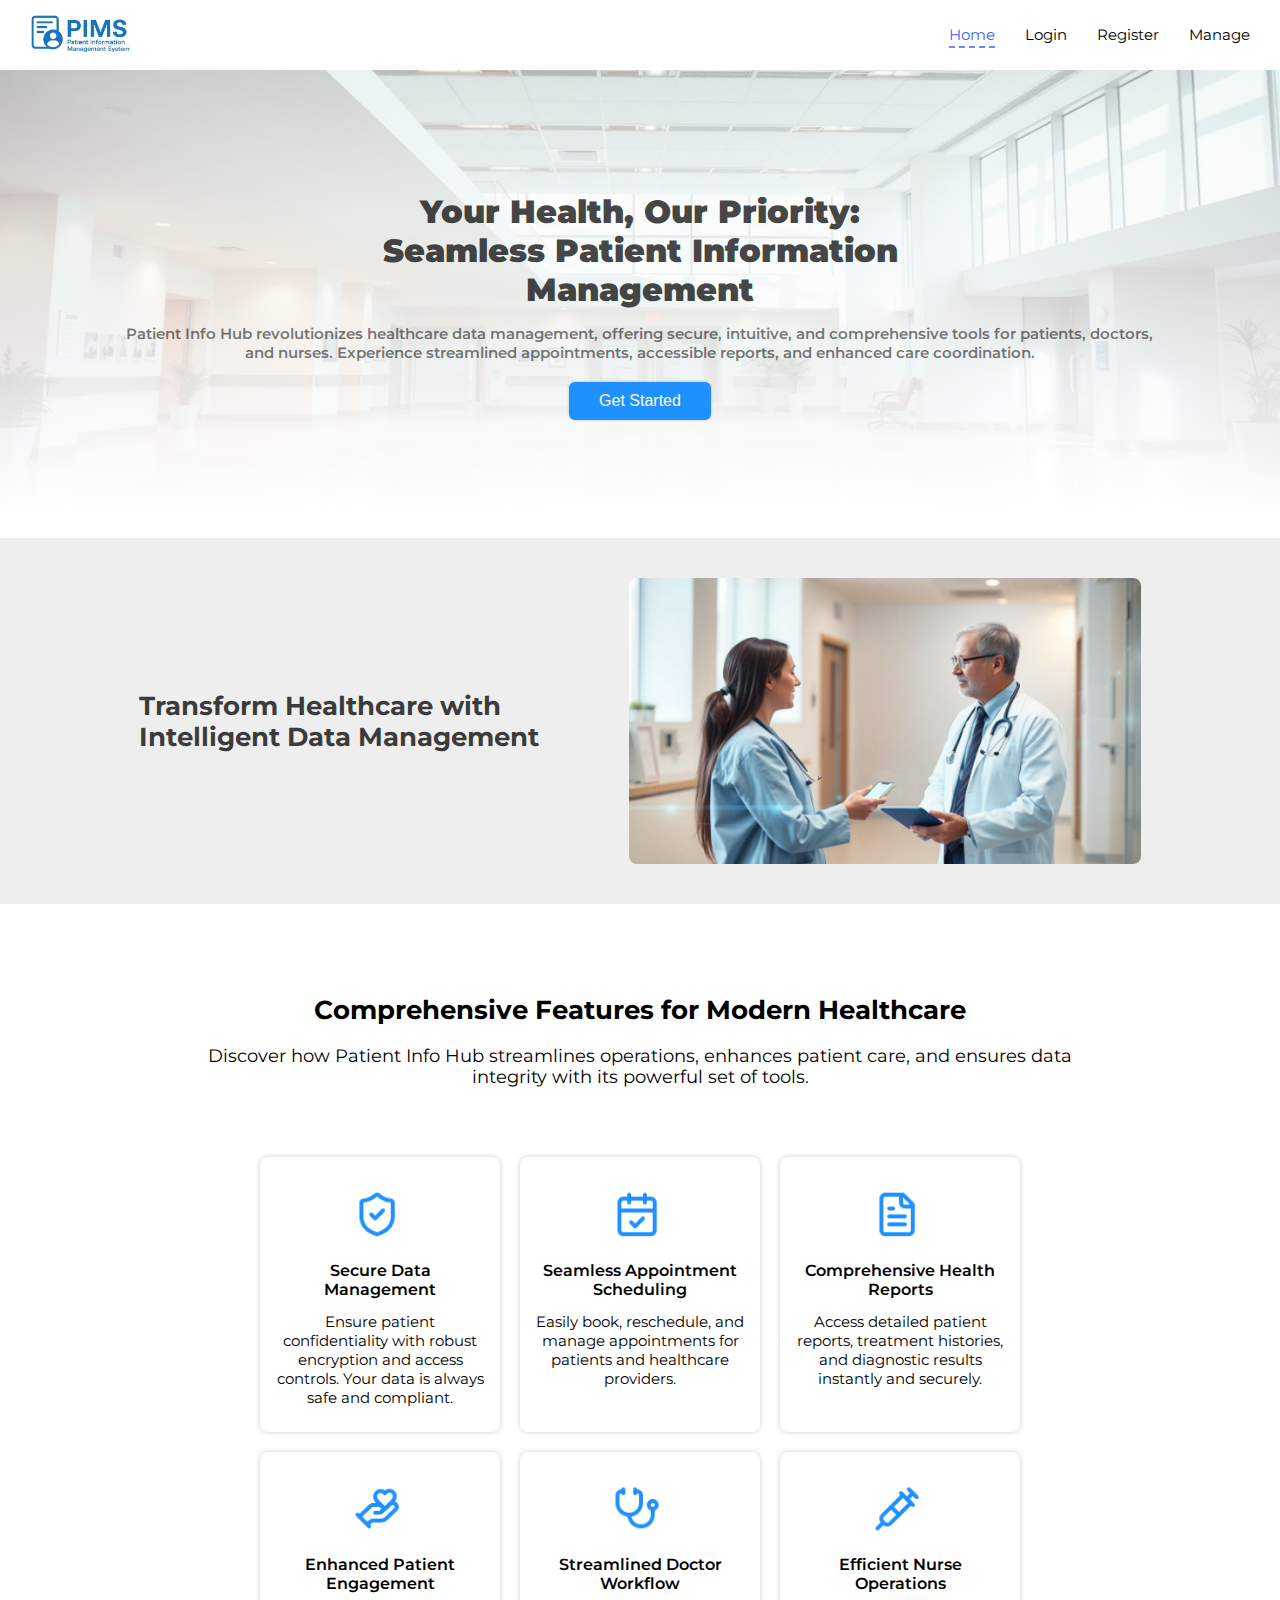
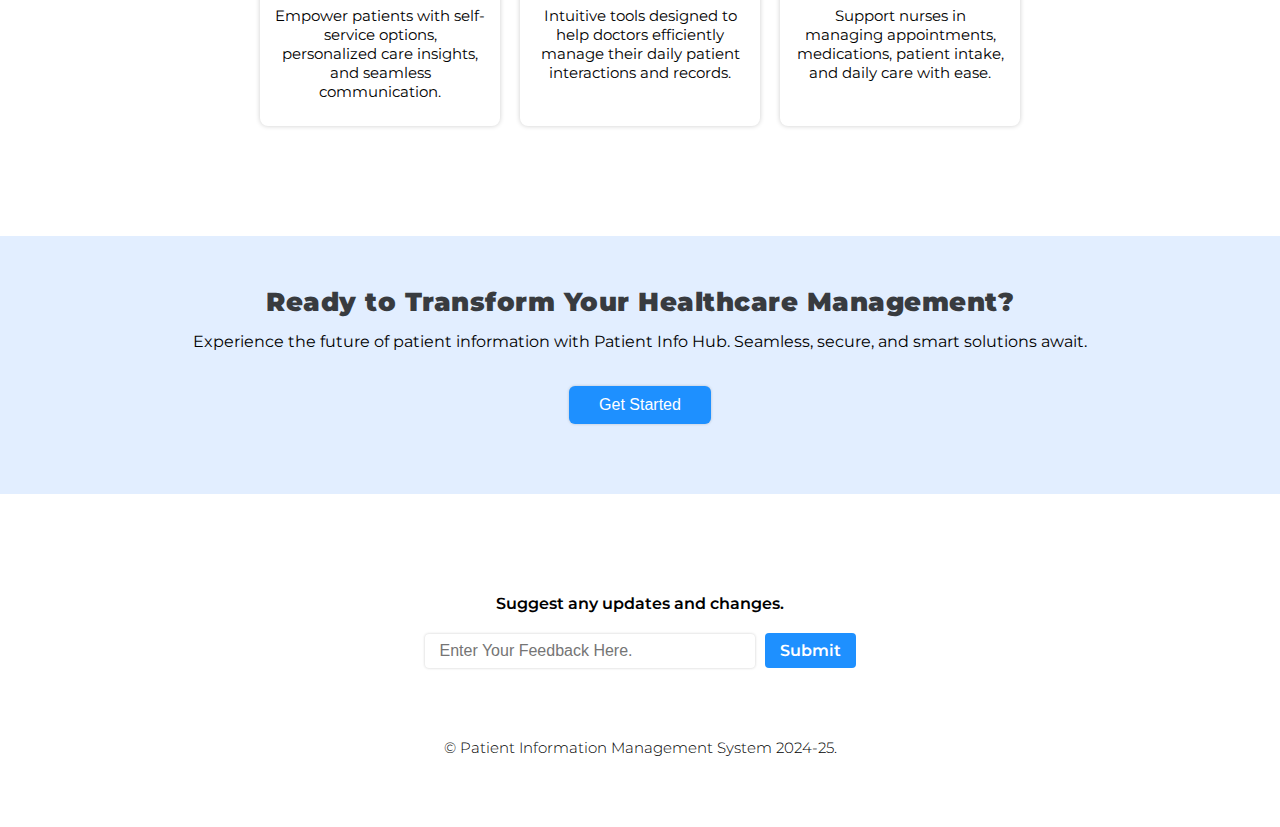
<file: index.html>
<!DOCTYPE html>
<html lang="en">

<head>
    <meta charset="UTF-8">
    <meta name="viewport" content="width=device-width, initial-scale=1.0">
    <title>PIMS - Your Info Your Care</title>
    <link rel="stylesheet" href="style/navbar.css">
    <link rel="stylesheet" href="style/style.css">
</head>

<body>
    <nav>
        <div id="nav-right">
            <img src="src/logo.jpg" alt="PIMS" id="logoImg">
            <nav-title id="pims">Patient Information Management System</nav-title>
        </div>
        <div id="nav-left">
            <div id="buttons">
                <div class="navbutton" id="activePage" onclick="redirectHome();">Home</div>
                <div class="navbutton" onclick="redirectLogin();">Login</div>
                <div class="navbutton" onclick="redirectRegister();">Register</div>
                <div class="navbutton" onclick="redirectManage();">Manage</div>
            </div>
        </div>
    </nav>

    <section id="section1">
        <div class="imageWrapper">
            <img src="src/home.png" alt="home" id="homeImg">
            <div id="filterfade"></div>
            <div id="textContainer">
                <h2>Your Health, Our Priority:<br>Seamless Patient Information<br>Management</h2>
                <p>Patient Info Hub revolutionizes healthcare data management, offering secure, intuitive, and
                    comprehensive tools for patients, doctors, and nurses. Experience streamlined appointments,
                    accessible reports, and enhanced care coordination.</p>
                <button id="getStarted" onclick="redirectLogin();">Get Started</button>
            </div>
        </div>
    </section>

    <section id="section2">
        <div id="healthtitle">Transform Healthcare with<br>Intelligent Data Management</div>
        <img src="src/home2.png" alt="home2" id="home2Img">
    </section>

    <section id="section3">
        <h2>Comprehensive Features for Modern Healthcare</h2>
        <p>Discover how Patient Info Hub streamlines operations, enhances patient care, and ensures data integrity with
            its powerful set of tools.</p>
        <div id="consContainer">
            <div class="consBox">
                <img src="src/sec3ico (1).png" class="con-ico" />
                <div id="con-tit">Secure Data Management</div>
                <div id="con-desc">Ensure patient confidentiality with robust encryption and access controls. Your data
                    is always safe and compliant.</div>
            </div>
            <div class="consBox">
                <img src="src/sec3ico (2).png" class="con-ico" />
                <div id="con-tit">Seamless Appointment Scheduling</div>
                <div id="con-desc">Easily book, reschedule, and manage appointments for patients and healthcare
                    providers.</div>
            </div>
            <div class="consBox">
                <img src="src/sec3ico (3).png" class="con-ico" />
                <div id="con-tit">Comprehensive Health Reports</div>
                <div id="con-desc">Access detailed patient reports, treatment histories, and diagnostic results
                    instantly and securely.</div>
            </div>
            <div class="consBox">
                <img src="src/sec3ico (4).png" class="con-ico" />
                <div id="con-tit">Enhanced Patient Engagement</div>
                <div id="con-desc">Empower patients with self-service options, personalized care insights, and seamless
                    communication.</div>
            </div>
            <div class="consBox">
                <img src="src/sec3ico (5).png" class="con-ico" />
                <div id="con-tit">Streamlined Doctor Workflow</div>
                <div id="con-desc">Intuitive tools designed to help doctors efficiently manage their daily patient
                    interactions and records.</div>
            </div>
            <div class="consBox">
                <img src="src/sec3ico (6).png" class="con-ico" />
                <div id="con-tit">Efficient Nurse Operations</div>
                <div id="con-desc">Support nurses in managing appointments, medications, patient intake, and daily care
                    with ease.</div>
            </div>
        </div>
    </section>

    <section id="section4">
        <h2>Ready to Transform Your Healthcare Management?</h2>
        <p>Experience the future of patient information with Patient Info Hub. Seamless, secure, and smart solutions
            await.</p>
        <button id="getStarted" onclick="redirectManage();">Get Started</button>

    </section>

    <footer>
        <div id="feedback">
            <div id="db-title">Suggest any updates and changes.</div>
            <div id="feedgo" class="fade-in">
                <input type="text" name="feedbackIn" id="feedbackIn" placeholder="Enter Your Feedback Here.">
                <div id="sub-feedback">Submit</div>
            </div>
        </div>
        <div id="copy">&copy; Patient Information Management System 2024-25.</div>
    </footer>

    <script src="script/redirect.js"></script>
</body>

</html>
</file>
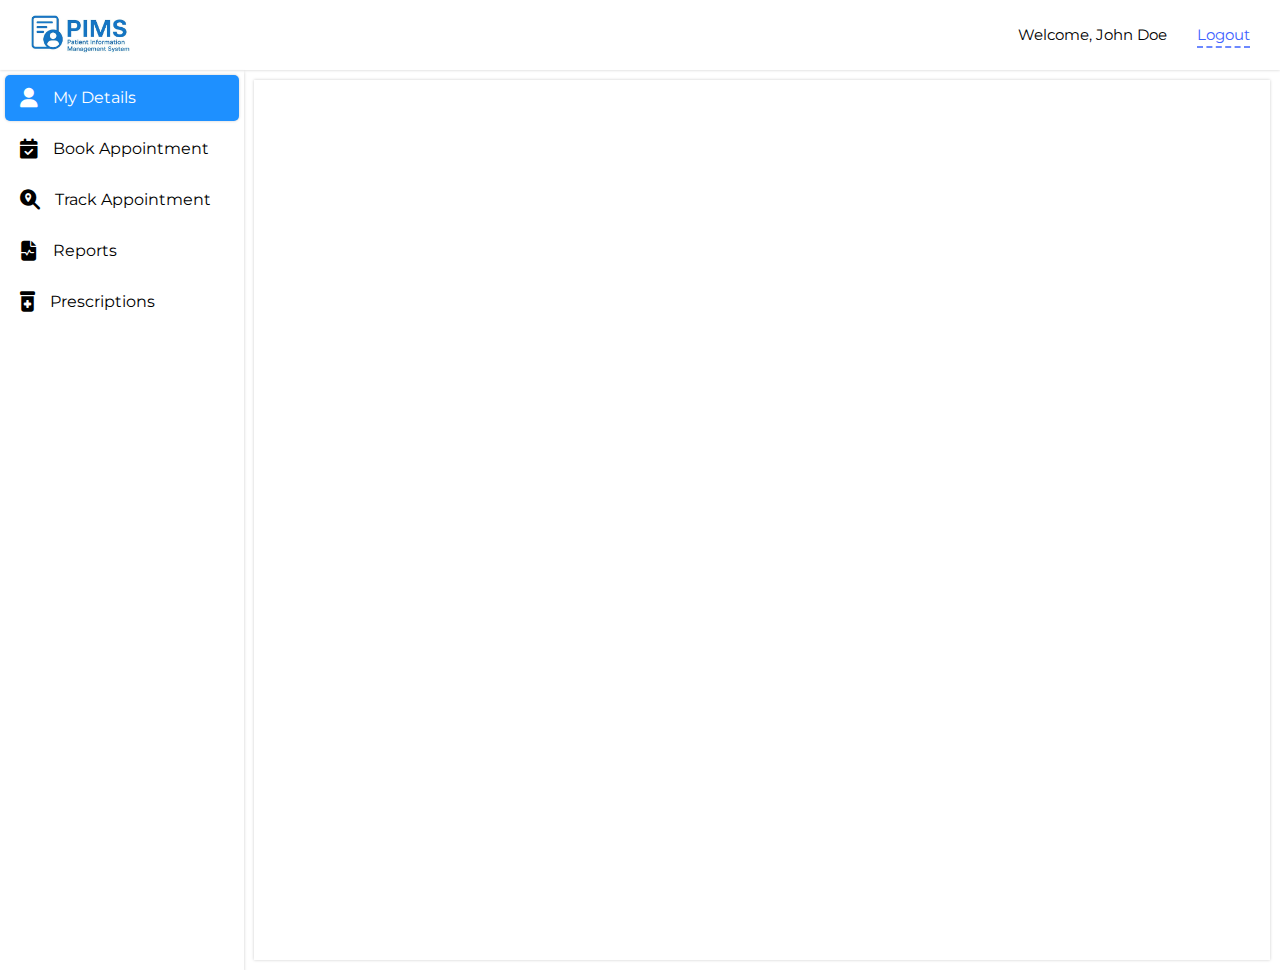
<file: dashboard.html>
<!DOCTYPE html>
<html lang="en">

<head>
    <meta charset="UTF-8">
    <meta name="viewport" content="width=device-width, initial-scale=1.0">
    <title>PIMS - Health Board</title>
    <link rel="stylesheet" href="style/navbar.css">
    <link rel="stylesheet" href="style/form.css">
    <link rel="stylesheet" href="style/style.css">
    <link rel="stylesheet" href="style/dashboard.css">
    <link rel="stylesheet" href="https://cdnjs.cloudflare.com/ajax/libs/font-awesome/6.5.0/css/all.min.css">
</head>

<body>
    <nav>
        <div id="nav-right">
            <img src="src/logo.jpg" alt="PIMS" id="logoImg">
        </div>
        <div id="nav-left">
            <div id="buttons">
                <div class="navbutton" onclick="redirectHome();">Welcome, John Doe</div>
                <div class="navbutton" id="activePage" onclick="redirectLogin();">Logout</div>
            </div>
        </div>
    </nav>

    <section id="dashboardContainer">
        <div id="rightDashBar">
            <div id="buttonTray">
                <div class="tabButton active">
                    <i class="fas fa-user"></i>My Details
                </div>
                <div class="tabButton">
                    <i class="fas fa-calendar-check"></i><span>Book Appointment</span>
                </div>
                <div class="tabButton">
                    <i class="fas fa-search-location"></i>Track Appointment
                </div>
                <div class="tabButton">
                    <i class="fas fa-file-medical-alt"></i>Reports
                </div>
                <div class="tabButton">
                    <i class="fas fa-prescription-bottle-alt"></i>Prescriptions
                </div>
            </div>
        </div>

        <div id="leftDataBar">

            <div id="MyDetails" style="display: none;">
                <form action="" method="post">
                    <h2>My Details</h2>
                    <p>You can change or modify you details as required.</p>
                    <label for="reg-user-name">Name:</label>
                    <input type="text" name="reg-user-name" id="reg-user-name" placeholder="John Doe" required>

                    <label for="reg-user-dob">Date Of Birth:</label>
                    <input type="date" name="reg-user-dob" id="reg-user-dob" required>

                    <label for="reg-user-gender">Gender:</label>
                    <select name="reg-user-gender" id="reg-user-gender" required>
                        <option value="" disabled selected>Select your gender</option>
                        <option value="male">Male</option>
                        <option value="female">Female</option>
                        <option value="other">Other</option>
                        <option value="prefer_not_to_say">Prefer not to say</option>
                    </select>

                    <label for="reg-user-phone">Phone:</label>
                    <input type="number" name="reg-user-phone" id="reg-user-phone" placeholder="9876543210" required>

                    <label for="reg-user-address">Address:</label>
                    <input type="text" name="reg-user-address" id="reg-user-address"
                        placeholder="01, Abc Street, XYZ Road, City. PINCODE" required>

                    <button type="submit">Save Details</button>
            </div>

            <div id="bookAppointment" style="display: none;">
                
            </div>

            <div id="trackAppointment" style="display: none;">
                <h2>My Appointments</h2>
                <div id="listApps">
                    <div id="pendingApps" class="appTabNames">Pending</div>
                    <div id="approvedApps" class="appTabNames">Approved</div>
                    <div id="previousApps" class="appTabNames">Previous</div>
                </div>

                <div id="appsContainer">
                    <div id="appBox">
                        <div id="appInfo">
                            <div id="dept-name">CardioLogy Section - The Great Civil Hospital</div>
                            <div id="dept-phone">Enquiry: 9998654979</div>
                            <div id="doct-name">Dr. Sarah Smith</div>
                            <div id="date-time">
                                <div id="app-date">12-9</div>
                                <div id="app-time">6:30 PM</div>
                            </div>
                        </div>
                        <div id="appStatus">Pending</div>
                    </div>

                    <div id="appBox">
                        <div id="appInfo">
                            <div id="dept-name">CardioLogy Section - The Great Civil Hospital</div>
                            <div id="dept-phone">Enquiry: 9998654979</div>
                            <div id="doct-name">Dr. Sarah Smith</div>
                            <div id="date-time">
                                <div id="app-date">12-9</div>
                                <div id="app-time">6:30 PM</div>
                            </div>
                        </div>
                        <div id="appStatus">Pending</div>
                    </div>
                </div>
            </div>

            <div id="Reports" style="display: none;"></div>

            <div id="Prescriptions" style="display: none;"></div>

        </div>
    </section>

    <script src="script/dashboard.js"></script>
</body>

</html>
</file>
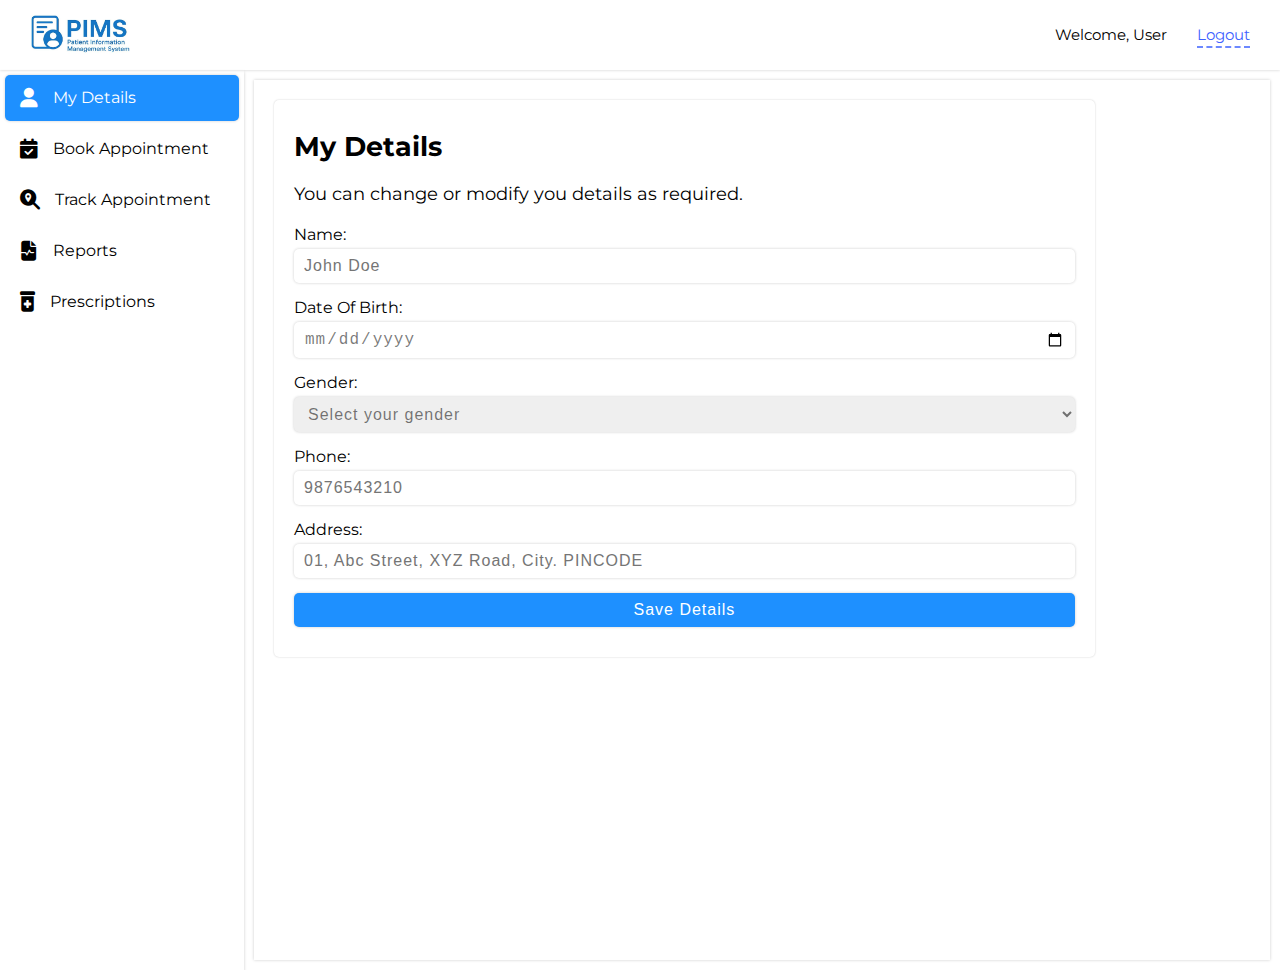
<file: dashboard_user.html>
<!DOCTYPE html>
<html lang="en">

<head>
    <meta charset="UTF-8">
    <meta name="viewport" content="width=device-width, initial-scale=1.0">
    <title>PIMS - Health Board</title>
    <link rel="stylesheet" href="style/navbar.css">
    <link rel="stylesheet" href="style/form.css">
    <link rel="stylesheet" href="style/style.css">
    <link rel="stylesheet" href="style/dashboard.css">
    <link rel="stylesheet" href="https://cdnjs.cloudflare.com/ajax/libs/font-awesome/6.5.0/css/all.min.css">
    <style>
        #trackAppointment{
            flex-direction: column;
        }
    </style>
</head>

<body>
    <nav>
        <div id="nav-right">
            <img src="src/logo.jpg" alt="PIMS" id="logoImg">
        </div>
        <div id="nav-left">
            <div id="buttons">
                <div class="navbutton" onclick="redirectHome();">Welcome, User</div>
                <div class="navbutton" id="activePage" onclick="redirectLogin();">Logout</div>
            </div>
        </div>
    </nav>

    <section id="dashboardContainer">
        <div id="rightDashBar">
            <div id="buttonTray">
                <div class="tabButton active" onclick="switchTabUser('myDetails');">
                    <i class="fas fa-user"></i>My Details
                </div>
                <div class="tabButton" onclick="switchTabUser('BookAppoint');">
                    <i class="fas fa-calendar-check"></i>Book Appointment
                </div>
                <div class="tabButton" onclick="switchTabUser('trackAppoint');">
                    <i class="fas fa-search-location"></i>Track Appointment
                </div>
                <div class="tabButton" onclick="switchTabUser('Reports');">
                    <i class="fas fa-file-medical-alt"></i>Reports
                </div>
                <div class="tabButton" onclick="switchTabUser('Prescrip');">
                    <i class="fas fa-prescription-bottle-alt"></i>Prescriptions
                </div>
            </div>
        </div>

        <div id="leftDataBar">

            <div id="myDetails">
                <form action="" method="post">
                    <h2>My Details</h2>
                    <p>You can change or modify you details as required.</p>
                    <label for="reg-user-name">Name:</label>
                    <input type="text" name="reg-user-name" id="reg-user-name" placeholder="John Doe" required>

                    <label for="reg-user-dob">Date Of Birth:</label>
                    <input type="date" name="reg-user-dob" id="reg-user-dob" required>

                    <label for="reg-user-gender">Gender:</label>
                    <select name="reg-user-gender" id="reg-user-gender" required>
                        <option value="" disabled selected>Select your gender</option>
                        <option value="male">Male</option>
                        <option value="female">Female</option>
                        <option value="other">Other</option>
                        <option value="prefer_not_to_say">Prefer not to say</option>
                    </select>

                    <label for="reg-user-phone">Phone:</label>
                    <input type="number" name="reg-user-phone" id="reg-user-phone" placeholder="9876543210" required>

                    <label for="reg-user-address">Address:</label>
                    <input type="text" name="reg-user-address" id="reg-user-address"
                        placeholder="01, Abc Street, XYZ Road, City. PINCODE" required>

                    <button type="submit">Save Details</button>
                </form>
            </div>

            <div id="bookAppointment">
            </div>

            <div id="trackAppointment">
                <h2>My Appointments</h2>
                <div id="listApps">
                    <div id="pendingApps" class="appTabNames">Pending</div>
                    <div id="approvedApps" class="appTabNames">Approved</div>
                    <div id="previousApps" class="appTabNames">Previous</div>
                </div>

                <div id="appsContainer">
                    <div id="appBox">
                        <div id="appInfo">
                            <div id="dept-name">CardioLogy Section - The Great Civil Hospital</div>
                            <div id="dept-phone">Enquiry: 9998654979</div>
                            <div id="doct-name">Dr. Sarah Smith</div>
                            <div id="date-time">
                                <div id="app-date">12-9</div>
                                <div id="app-time">6:30 PM</div>
                            </div>
                        </div>
                        <div id="appStatus">Pending</div>
                    </div>

                    <div id="appBox">
                        <div id="appInfo">
                            <div id="dept-name">CardioLogy Section - The Great Civil Hospital</div>
                            <div id="dept-phone">Enquiry: 9998654979</div>
                            <div id="doct-name">Dr. Sarah Smith</div>
                            <div id="date-time">
                                <div id="app-date">12-9</div>
                                <div id="app-time">6:30 PM</div>
                            </div>
                        </div>
                        <div id="appStatus">Pending</div>
                    </div>
                </div>
            </div>

            <div id="reports"></div>

            <div id="prescriptions"></div>

        </div>
    </section>

    <script src="script/dashboard.js"></script>
    <script>
        allUserHidden();
        document.getElementById('myDetails').style.display = "flex"
    </script>
</body>

</html>
</file>
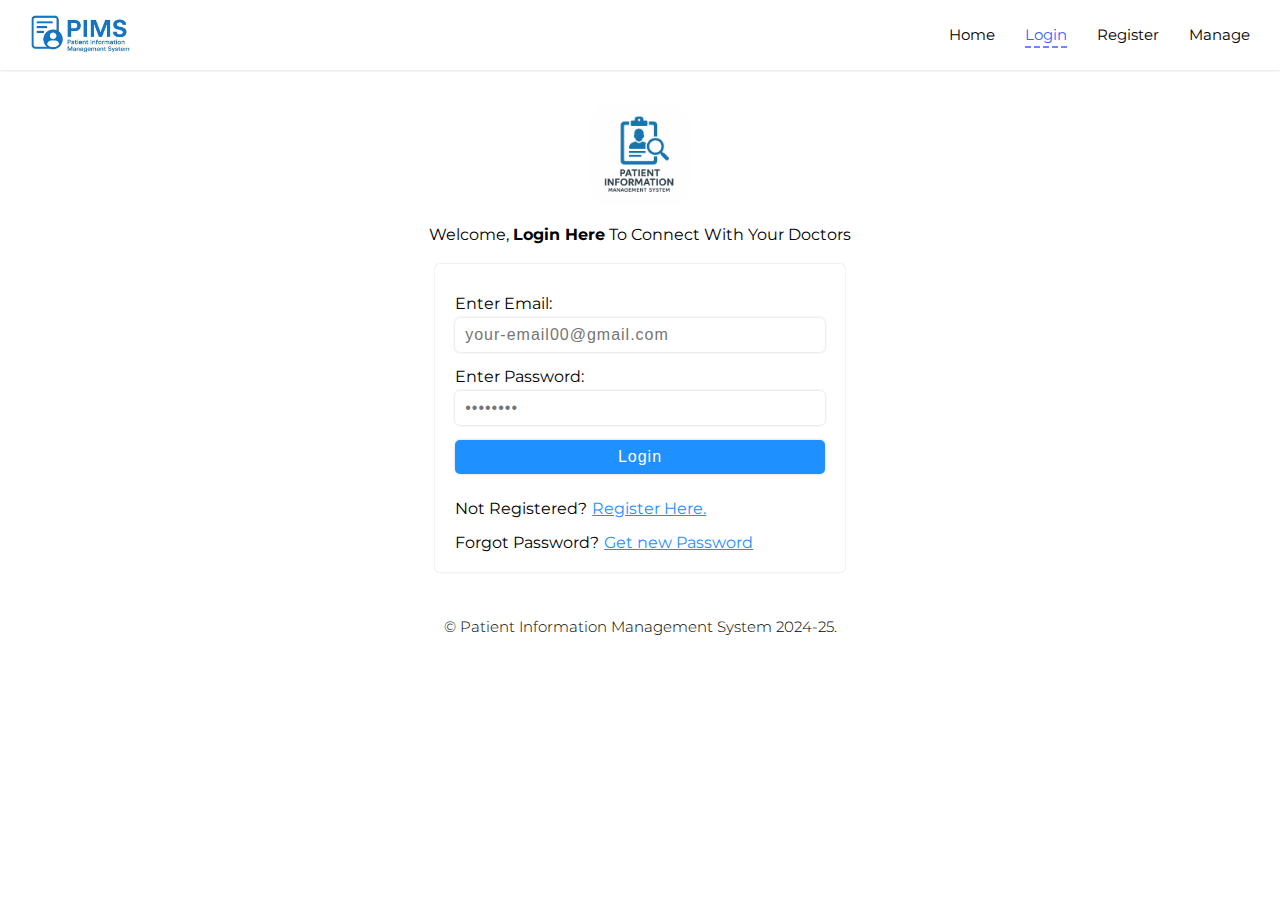
<file: login.html>
<!DOCTYPE html>
<html lang="en">

<head>
    <meta charset="UTF-8">
    <meta name="viewport" content="width=device-width, initial-scale=1.0">
    <title>PIMS - Login Here.</title>
    <link rel="stylesheet" href="style/navbar.css">
    <link rel="stylesheet" href="style/form.css">
</head>

<body>
    <nav>
        <div id="nav-right">
            <img src="src/logo.jpg" alt="PIMS" id="logoImg">
            <nav-title id="pims">Patient Information Management System</nav-title>
        </div>
        <div id="nav-left">
            <div id="buttons">
                <div class="navbutton" onclick="redirectHome();">Home</div>
                <div class="navbutton" id="activePage" onclick="redirectLogin();">Login</div>
                <div class="navbutton" onclick="redirectRegister();">Register</div>
                <div class="navbutton" onclick="redirectManage();">Manage</div>
            </div>
        </div>
    </nav>

    <section id="section1">
        <div class="formContainer">
            <img src="src/logo2.png" alt="PIMS" id="loginImg">
            <p>Welcome, <b>Login Here</b> To Connect With Your Doctors</p>

            <form action="script/user_login.php" method="post">
                <label for="login-user-email">Enter Email:</label>
                <input type="text" name="login-user-email" id="login-user-email" placeholder="your-email00@gmail.com">

                <label for="login-user-password">Enter Password:</label>
                <input type="password" name="login-user-password" id="login-user-password" placeholder="••••••••">

                <button type="submit">Login</button>

                <label for="">Not Registered? <div class="link" onclick="redirectRegister()">Register Here.</div></label>
                <label for="">Forgot Password? <div class="link" onclick="">Get new Password</div></label>

            </form>
        </div>
    </section>

    <div id="copy">&copy; Patient Information Management System 2024-25.</div>

    <script src="script/redirect.js"></script>
</body>

</html>
</file>
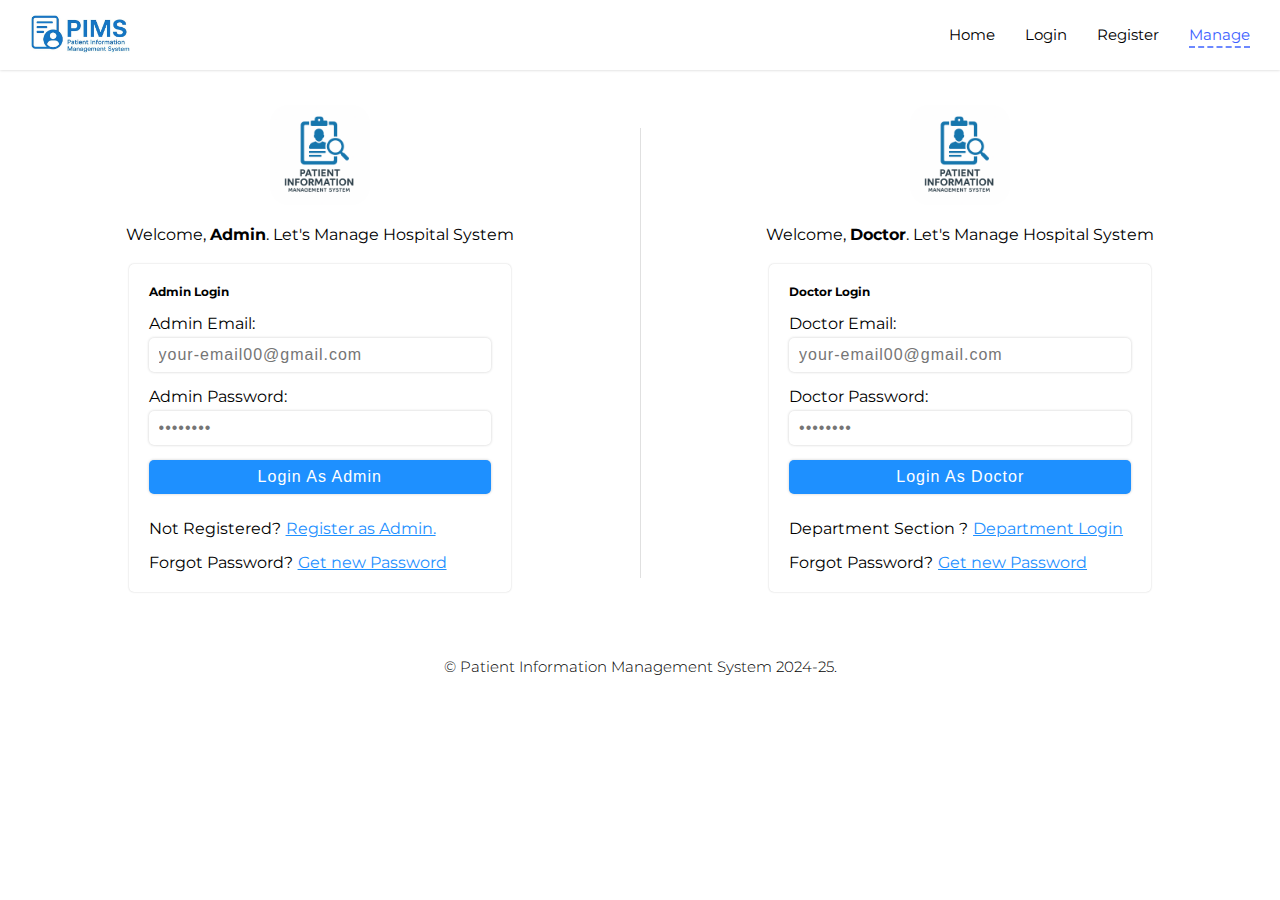
<file: manage.html>
<!DOCTYPE html>
<html lang="en">

<head>
    <meta charset="UTF-8">
    <meta name="viewport" content="width=device-width, initial-scale=1.0">
    <title>PIMS - Manage Own System</title>
    <link rel="stylesheet" href="style/navbar.css">
    <link rel="stylesheet" href="style/form.css">
    <style>
        .content {
            display: flex;
        }

        .sap {
            height: 50vh;
            width: 2px;
            display: flex;
            background-color: #0000001f;
            align-self: center;
        }
    </style>
</head>

<body>
    <nav>
        <div id="nav-right">
            <img src="src/logo.jpg" alt="PIMS" id="logoImg">
            <nav-title id="pims">Patient Information Management System</nav-title>
        </div>
        <div id="nav-left">
            <div id="buttons">
                <div class="navbutton" onclick="redirectHome();">Home</div>
                <div class="navbutton" onclick="redirectLogin();">Login</div>
                <div class="navbutton" onclick="redirectRegister();">Register</div>
                <div class="navbutton" id="activePage" onclick="redirectManage();">Manage</div>
            </div>
        </div>
    </nav>

    <div class="content">
        <section id="section1">
            <div class="formContainer">
                <img src="src/logo2.png" alt="PIMS" id="loginImg">
                <p>Welcome, <b>Admin</b>. Let's Manage Hospital System</p>


                <!-- Admin Login  -->
                <form action="script/admin_login.php" method="post" id="admin-login" style="display: flex;">
                    <h6>Admin Login</h6>
                    <label for="login-admin-email">Admin Email:</label>
                    <input type="text" name="login-admin-email" id="login-admin-email"
                        placeholder="your-email00@gmail.com">

                    <label for="login-admin-password">Admin Password:</label>
                    <input type="password" name="login-admin-password" id="login-admin-password" placeholder="••••••••">

                    <button type="submit" onclick="validateAdminLog(event)">Login As Admin</button>

                    <label>Not Registered? <div class="link" onclick="admin_Register()">Register as Admin.</div>
                    </label>
                    <label>Forgot Password? <div class="link">Get new Password</div></label>
                </form>

                <!-- Admin Register -->
                <form action="script/admin_register.php" method="post" id="admin-register" style="display: none;">
                    <h6>Admin Register</h6>
                    <label for="register-admin-email">Admin Email:</label>
                    <input type="email" name="register-admin-email" id="register-admin-email"
                        placeholder="your-email00@gmail.com">

                    <label for="register-admin-password">Admin Password:</label>
                    <input type="password" name="register-admin-password" id="register-admin-password"
                        placeholder="••••••••">

                    <label for="register-admin-repassword">Re-Enter Password:</label>
                    <input type="password" name="register-admin-repassword" id="register-admin-repassword"
                        placeholder="••••••••">

                    <!-- <button type="submit" onclick="validateAdminReg(event)" >Register As Admin</button> -->
                    <button type="submit">Register As Admin</button>
                    <label for="">Registered already? <div class="link" onclick="admin_Login()">Login as Admin.</div>
                    </label>
                </form>
            </div>
        </section>

        <div class="sap"></div>
        
        <section id="section1">
            <div class="formContainer">
                <img src="src/logo2.png" alt="PIMS" id="loginImg">
                <p>Welcome, <b>Doctor</b>. Let's Manage Hospital System</p>

                <!-- Doctor Login -->
                <form action="" method="post" id="doctor-login" style="display: flex;">
                    <h6>Doctor Login</h6>
                    <label for="login-doctor-email">Doctor Email:</label>
                    <input type="text" name="login-doctor-email" id="login-doctor-email"
                        placeholder="your-email00@gmail.com">

                    <label for="login-doctor-password">Doctor Password:</label>
                    <input type="password" name="login-doctor-password" id="login-doctor-password" placeholder="••••••••">

                    <button type="submit">Login As Doctor</button>

                    <label for="">Department Section ? <div class="link" onclick="deprt_Login()">Department Login</div>
                    </label>
                    <label for="">Forgot Password? <div class="link">Get new Password</div></label>
                </form>

                <!-- Department Login -->
                <form action="script/department_login.php" method="post" id="department-login" style="display: none;">
                    <h6>Desk Department Login</h6>
                    <label for="login-deprt-email">Department Email:</label>
                    <input type="text" name="login-deprt-email" id="login-deprt-email"
                        placeholder="your-email00@gmail.com">

                    <label for="login-deprt-password">Department Password:</label>
                    <input type="password" name="login-deprt-password" id="login-deprt-password"
                        placeholder="••••••••">

                    <button type="submit">Register As Department</button>
                    <label for="">You are Doctor ? <div class="link" onclick="doctor_Login()">Login as Doctor.</div>
                    </label>
                </form>
            </div>
        </section>

    </div>


    <div id="copy">&copy; Patient Information Management System 2024-25.</div>

    <script src="script/validate.js"></script>
    <script src="script/redirect.js"></script>
</body>

</html>
</file>
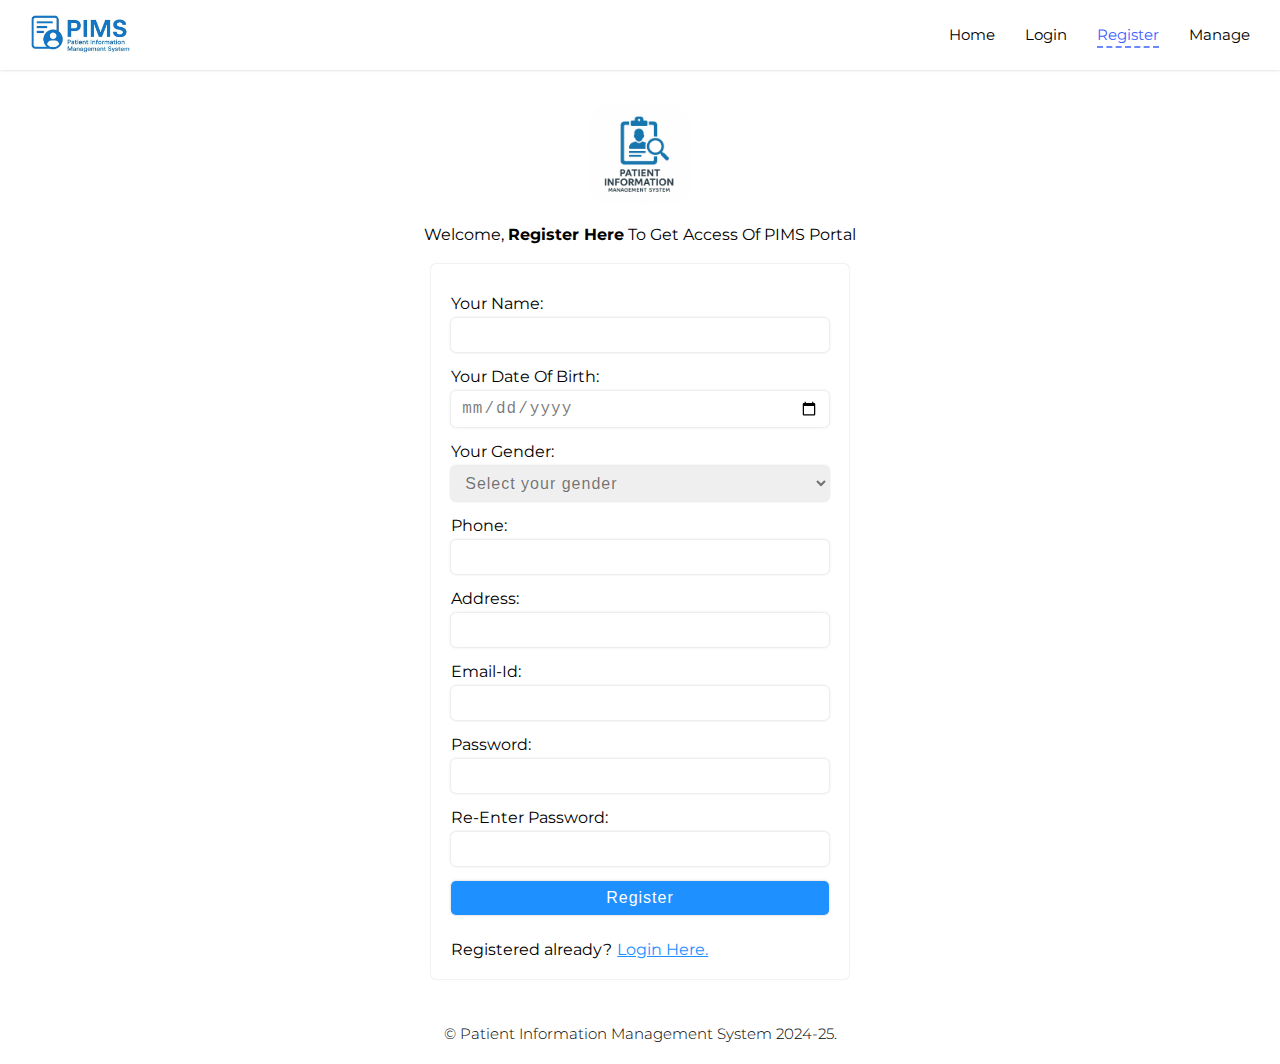
<file: register.html>
<!DOCTYPE html>
<html lang="en">

<head>
    <meta charset="UTF-8">
    <meta name="viewport" content="width=device-width, initial-scale=1.0">
    <link rel="icon" href="data:image/svg+xml,<svg xmlns=%22http://www.w3.org/2000/svg%22 viewBox=%220 0 100 100%22><text y=%22.9em%22 font-size=%2290%22>⚕️</text></svg>">
    <title>PIMS - register Here.</title>
    <link rel="stylesheet" href="style/navbar.css">
    <link rel="stylesheet" href="style/form.css">
</head>

<body>
    <nav>
        <div id="nav-right">
            <img src="src/logo.jpg" alt="PIMS" id="logoImg">
            <nav-title id="pims">Patient Information Management System</nav-title>
        </div>
        <div id="nav-left">
            <div id="buttons">
                <div class="navbutton" onclick="redirectHome();">Home</div>
                <div class="navbutton" onclick="redirectLogin();">Login</div>
                <div class="navbutton" id="activePage" onclick="redirectRegister();">Register</div>
                <div class="navbutton" onclick="redirectManage();">Manage</div>
            </div>
        </div>
    </nav>

    <section id="section1">
        <div class="formContainer">
            <img src="src/logo2.png" alt="PIMS" id="loginImg">
            <p>Welcome, <b>Register Here</b> To Get Access Of PIMS Portal</p>

            <form action="script/user_register.php" method="post" id="user-reg-submit">
                <label for="reg-user-name">Your Name:</label>
                <input type="text" name="reg-user-name" id="reg-user-name" placeholder="" required>

                <label for="reg-user-dob">Your Date Of Birth:</label>
                <input type="date" name="reg-user-dob" id="reg-user-dob" required>

                <label for="reg-user-gender">Your Gender:</label>
                <select name="reg-user-gender" id="reg-user-gender" required>
                    <option value="" disabled selected>Select your gender</option>
                    <option value="male">Male</option>
                    <option value="female">Female</option>
                    <option value="other">Other</option>
                </select>

                <label for="reg-user-phone">Phone:</label>
                <input type="number" name="reg-user-phone" id="reg-user-phone" placeholder="" required>

                <label for="reg-user-address">Address:</label>
                <input type="text" name="reg-user-address" id="reg-user-address" placeholder="" required>

                <label for="reg-user-email">Email-Id:</label>
                <input type="text" name="reg-user-email" id="reg-user-email" placeholder="" required>

                <label for="reg-user-password">Password:</label>
                <input type="password" name="reg-user-password" id="reg-user-password" placeholder="" required>

                <label for="reg-user-repassword">Re-Enter Password:</label>
                <input type="password" name="reg-user-repassword" id="reg-user-repassword" placeholder="" required>

                <button type="submit" onclick="validateUserRegister(event)">Register</button>

                <label>Registered already? <div class="link" onclick="redirectLogin();">Login Here.</div>
                </label>
            </form>
        </div>
    </section>
    
    <div id="copy">&copy; Patient Information Management System 2024-25.</div>

    <script src="script/redirect.js"></script>
    <script src="script/validate.js"></script>
</body>

</html>
</file>
<file: style/navbar.css>
@import url('https://fonts.googleapis.com/css2?family=Montserrat:ital,wght@0,100..900;1,100..900&display=swap');
/* font-family: "Montserrat", sans-serif; */

* {
    padding: 0;
    margin: 0;
}

html {
    scroll-behavior: smooth;
}

body::-webkit-scrollbar {
    display: none;
}

/* Navbar */

#activePage {
    color: #3d61ff;
    text-decoration: underline;
    text-decoration-style: dashed;
    text-underline-offset: 6px;
}

nav {
    display: flex;
    flex-direction: row;
    font-family: "Montserrat", sans-serif;
    justify-content: space-between;
    background-color: #fff;
    padding: 10px 30px;
    box-shadow: 0px 0px 3px #0003;
    /* font-size: 18px; */
    font-size: clamp(0.9rem, 1.2vw, 2rem);
    z-index: 2;
}

#logoImg {
    width: 100px;
    /* margin: 0 20px; */
    /* clip-path: inset(0.1% 0.1% 10% 0.03%); */
}

#nav-right,
#nav-left {
    display: flex;
    flex-direction: row;
    justify-content: center;
    align-items: center;
    gap: 10px;
}

#buttons {
    display: flex;
    flex-direction: row;
    gap: 30px;
}

.navbutton:hover {
    text-decoration: underline;
    text-decoration-style: dashed;
    text-underline-offset: 6px;
    cursor: pointer;
}

/* Footer */

footer {
    font-family: "Montserrat", sans-serif;
    display: flex;
    flex-direction: column;
    justify-self: center;
    margin: 50px 0;
    gap: 50px;
}

#feedback {
    margin: 50px 0 0;
    width: 50vw;
    display: flex;
    flex-direction: column;
    justify-self: center;
    justify-items: center;
    gap: 20px;
    align-items: center;
}

#db-title {
    /* font-size: 1.2vw; */
    font-size: clamp(1rem, 1.2vw, 3rem);
    font-weight: 600;
}

#feedgo {
    display: flex;
    gap: 10px;
    align-items: center;
}

#feedbackIn {
    width: 300px;
    padding: 8px 15px;
    font-size: 16px;
    border-radius: 4px;
    border: transparent;
    box-shadow: 0px 0px 3px #0003;
}

#sub-feedback {
    color: #fff;
    background-color: #1E90FF;
    padding: 8px 15px;
    font-size: 16px;
    border-radius: 4px;
    border: transparent;
    font-weight: 600;
    cursor: pointer;
}

#getStarted:hover,
#sub-feedback:hover {
    background-color: #0381ff;
}

#copy {
    font-family: "Montserrat", sans-serif;
    display: flex;
    justify-content: center;
    font-size: 15px;
    font-weight: 300;
    margin: 20px;
}
</file>
<file: style/style.css>
@import url('https://fonts.googleapis.com/css2?family=Montserrat:ital,wght@0,100..900;1,100..900&display=swap');
/* font-family: "Montserrat", sans-serif; */

/* Section - 1 */

#section1 {
    position: relative;
    width: 100vw;
}

.imageWrapper {
    position: relative;
    /* only width is set, height adjusts to image */
}

#homeImg {
    width: 100%;
    height: 35vw;
    display: block;
}

#filterfade {
    position: absolute;
    top: 0;
    left: 0;
    width: 100%;
    height: 100%;
    background: linear-gradient(to bottom, #f8f8f891 0%, #ffffff 100%);
    pointer-events: none;
}

#textContainer {
    font-family: "Montserrat", sans-serif;
    position: absolute;
    width: 90%;
    top: 55%;
    left: 50%;
    transform: translate(-50%, -50%);
    text-align: center;
    z-index: 2;
    color: black;
    align-items: center;
    display: flex;
    flex-direction: column;
}

#textContainer h2 {
    color: #000000bc;
    /* font-size: 50px; */
    font-size: clamp(1rem, 2.5vw, 3rem);
    font-weight: 900;
    margin: 0 0 15px;
}

#textContainer p {
    /* font-size: 20px; */
    font-size: clamp(0.8rem, 1.2vw, 2rem);
    font-weight: 600;
    color: #00000088;
    width: 90%;
}

#getStarted {
    /* width: 300px; */
    color: #fff;
    border: transparent;
    border-radius: 6px;
    margin: 20px;
    padding: 10px 30px;
    /* font-size: 20px; */
    font-size: clamp(1rem, 1.2vw, 3rem);
    cursor: pointer;
    background-color: #1E90FF;
    box-shadow: 0px 0px 3px #0003;
}

/* Section - 2 */

#section2 {
    display: flex;
    flex-direction: row;
    justify-content: center;
    align-items: center;
    margin: 20px 0;
    gap: 90px;
    background-color: #0001;
    padding: 40px;
}

#healthtitle {
    color: #000000c4;
    font-family: "Montserrat", sans-serif;
    /* font-size: 30px; */
    font-size: clamp(1rem, 2vw, 3rem);
    font-weight: 700;
}

#home2Img {
    width: 40vw;
    border-radius: 8px;
}

/* Section - 3 */

#section3 {
    font-family: "Montserrat", sans-serif;
    display: flex;
    flex-direction: column;
    align-items: center;
    margin: 50px 0 20px;
    padding: 20px 0;
}

#section3 h2 {
    margin: 20px 0;
    /* font-size: 40px; */
    font-size: clamp(1.2rem, 2vw, 4rem);
}

#section3 p {
    width: 70%;
    display: flex;
    text-align: center;

    /* font-size: 20px; */
    font-size: clamp(0.8rem, 1.4vw, 3rem);

}

#consContainer {
    margin: 50px 0;
    padding: 10px;
    width: 80%;
    display: flex;
    flex-wrap: wrap;
    justify-content: center;
}

.con-ico {
    width: 100px;
}

.consBox {
    margin: 10px;
    padding: 10px 15px 25px;
    width: 210px;
    background-color: #fff;
    border-radius: 8px;
    display: flex;
    flex-direction: column;
    align-items: center;
    gap: 13px;
    box-shadow: 0px 0px 5px #0003;
}

.consBox #con-tit {
    /* font-size: 18px; */
    font-size: clamp(1rem, 1.2vw, 2rem);

    font-weight: 600;
    display: flex;
    text-align: center;
}

.consBox #con-desc {
    display: flex;
    text-align: center;
    /* font-size: 16px; */
    font-size: clamp(0.8rem, 1.2vw, 2rem);

}

/* Section - 4 */

#section4 {
    display: flex;
    flex-direction: column;
    gap: 15px;
    /* width: 100%; */
    background-color: #e2eeff;
    /* color: #fff; */
    font-family: "Montserrat", sans-serif;
    padding: 50px;
    align-items: center;
    text-align: center;
}

#section4 h2 {
    /* font-size: 30px; */
    font-size: clamp(1.2rem, 2vw, 4rem);
    font-weight: 900;
    letter-spacing: 0.5px;
    /* text-shadow: 0px 0px 3px #0004; */
    color: #000000c1;
}
</file>
<file: style/form.css>
@import url('https://fonts.googleapis.com/css2?family=Montserrat:ital,wght@0,100..900;1,100..900&display=swap');
/* font-family: "Montserrat", sans-serif; */

#section1 {
    font-family: "Montserrat", sans-serif;
    margin: 20px 0;
    width: 100%;
}

.formContainer {
    display: flex;
    flex-direction: column;
    justify-self: center;
    justify-content: center;
    align-items: center;
    border-radius: 5px;
    padding: 15px;
}

#loginImg {
    width: 100px;
    border-radius: 20%;
}

form {
    padding: 20px;
    box-shadow: 0px 0px 2px #0003;
    display: flex;
    flex-direction: column;
    gap: 5px;
    /* width: 300px; */
    border-radius: 5px;
    font-size: 18px;
    width: 80%;
    background-color: #fff;
    margin-bottom: 10px;
}

label{
    font-size: 16px;
    margin-top: 10px;
    font-weight: 400;
    display: flex;
    flex-direction: row;
}

input,
button,
select {
    color: #00000088;
    padding: 8px 10px;
    font-size: 16px;
    font-weight: 200;
    letter-spacing: 1px;
    border-radius: 5px;
    border: transparent;
    box-shadow: 0px 0px 3px #0003;
}

button {
    margin: 10px 0;
    background-color: #1E90FF;
    color: #fff;
    cursor: pointer;
}

.formContainer p {
    margin: 20px;
}

.link{
    color: #1E90FF;
    cursor: pointer;
    margin: 0 5px;
    text-decoration: underline;
}

.radiobutton{
    box-shadow: none;
    width: 20px;
}
</file>
<file: style/dashboard.css>
@import url('https://fonts.googleapis.com/css2?family=Montserrat:ital,wght@0,100..900;1,100..900&display=swap');
/* font-family: "Montserrat", sans-serif; */

body {
    font-family: "Montserrat", sans-serif;
    width: 100vw;
    height: 100vh;
}

#dashboardContainer {
    width: 100%;
    min-height: 100%;
    height: auto;
    display: flex;
    flex-direction: row;
}

#rightDashBar {
    width: 20%;
    box-shadow: 0px 2px 3px #0003;
}

#leftDataBar {
    width: 80%;
}

/* RightSideBar */

#buttonTray {
    padding: 5px;
    display: flex;
    flex-direction: column;
    justify-items: center;
    gap: 5px;
}

.tabButton {
    cursor: pointer;
    padding: 8px 10px;
    display: flex;
    align-items: center;
    border-radius: 5px;
    gap: 10px;
}

.tabButton:hover{
    box-shadow: 0px 0px 3px #0000001d;
}

i{
    font-size: 20px;
    margin: 5px;
}

.active{
    color: #fff;
    background-color: #1E90FF;
    box-shadow: 0px 0px 3px #0003;
}

/* Left Data bar */

#leftDataBar{
    margin: 10px;
    box-shadow: 0px 0px 3px #0003;
    padding: 20px;
    display: flex;
    flex-direction: column;
}

/* ----- My Details ----- */

h2{
    margin: 10px 0;
}

p{
    margin: 5px 0;
}

/* ----- My Appointments ----- */

/* Tab buttons */

#listApps{
    display: flex;
    flex-direction: row;
    padding: 5px;
    gap: 5px;
    margin: 5px 0;
}

.appTabNames{
    border: 1px solid #1E90FF ;
    background-color: #fff;
    padding: 8px 40px;
    border-radius: 5px;
    cursor: pointer;
}

.appTabNames:hover{
    background-color: #1E90FF;
    color: #fff;
}

/* appsContainer */

#appsContainer{
    /* background-color: lightblue; */
    display: flex;
    flex-direction: column;
    padding: 10px;
    gap: 8px;
}

#appBox{
    display: flex;
    flex-direction: row;
    justify-content: space-between;
    align-items: center;
    box-shadow: 0px 0px 3px #0003;
    padding: 10px 20px;
    border-radius: 5px;
    font-size: 14px;
}

#appInfo{
    display: flex;
    flex-direction: column;
    gap: 2px;
}

#dept-name{
    font-weight: 500;
    font-size: 18px;
}

#date-time{
    display: flex;
    flex-direction: row;
    font-size: 18px;
    font-weight: 500;
    gap: 10px;
}
</file>
